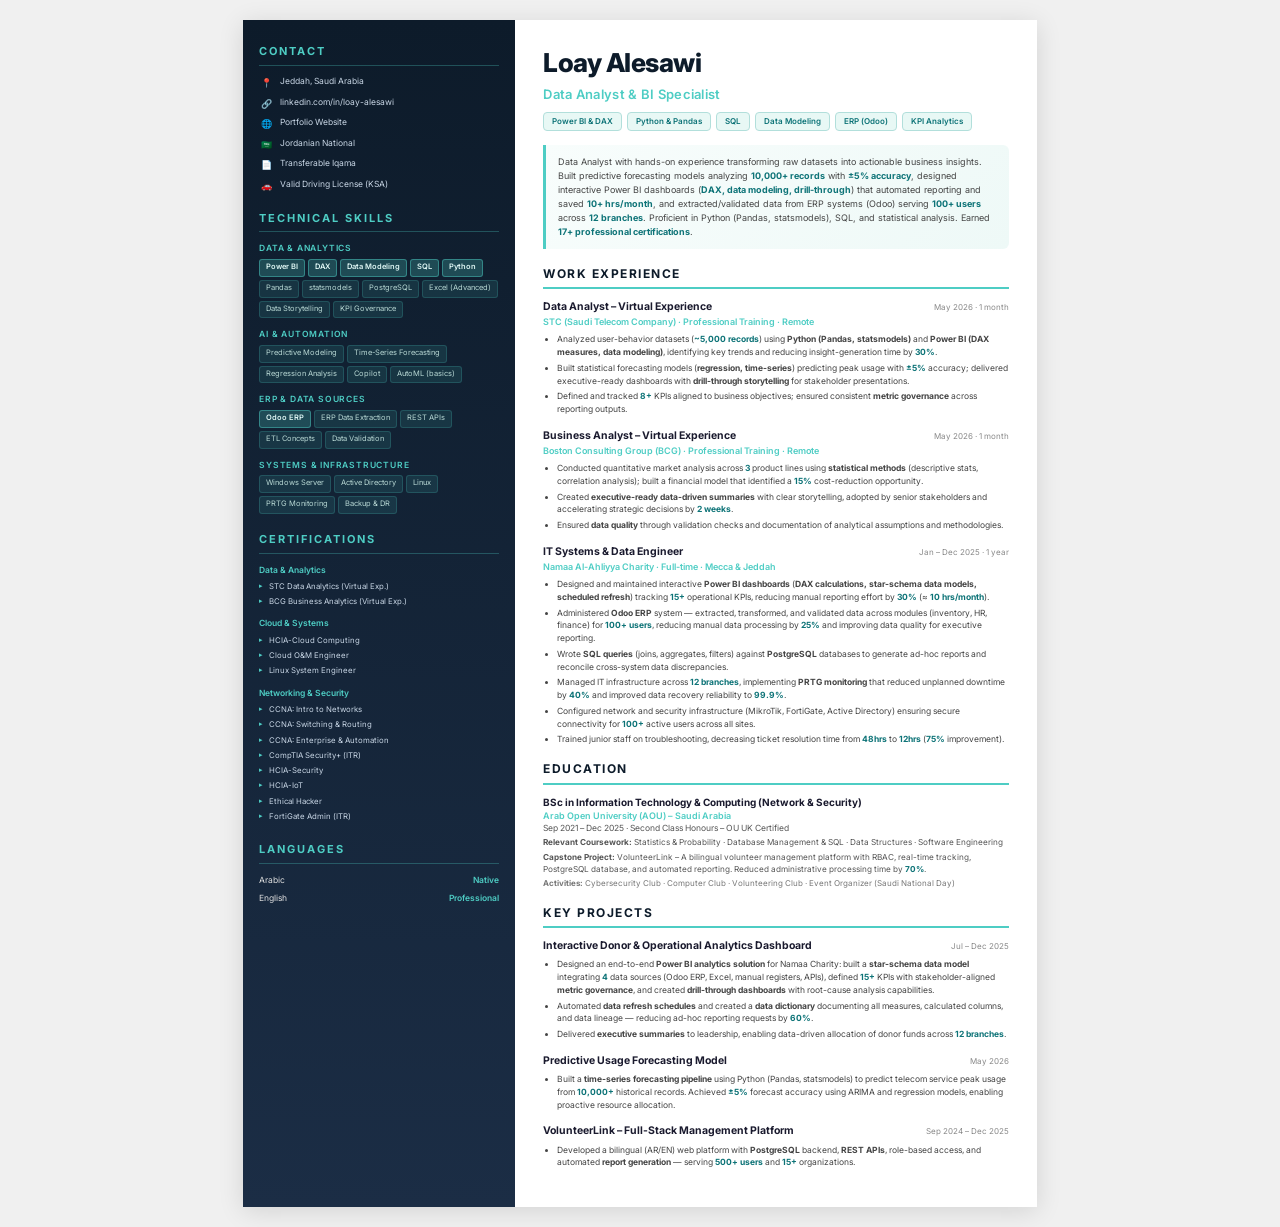
<file: cv-data-analyst.html>
<!DOCTYPE html>
<html lang="en" dir="ltr">
<head>
  <meta charset="UTF-8">
  <meta name="viewport" content="width=device-width, initial-scale=1.0">
  <title>Loay Alesawi – Data Analyst CV</title>
  <link href="https://fonts.googleapis.com/css2?family=Inter:wght@400;500;600;700;800&display=swap" rel="stylesheet">
  <style>
    * { margin: 0; padding: 0; box-sizing: border-box; }

    @page {
      size: A4;
      margin: 0;
    }

    body {
      font-family: 'Inter', 'Segoe UI', sans-serif;
      color: #1a1a2e;
      background: #f0f0f0;
      line-height: 1.45;
      font-size: 10px;
      -webkit-print-color-adjust: exact;
      print-color-adjust: exact;
    }

    .page {
      width: 210mm;
      min-height: 297mm;
      margin: 20px auto;
      background: #fff;
      box-shadow: 0 4px 24px rgba(0,0,0,0.12);
      display: flex;
      overflow: hidden;
    }

    @media print {
      body { background: #fff; }
      .page {
        margin: 0;
        box-shadow: none;
        page-break-after: always;
      }
    }

    /* ── Sidebar ── */
    .sidebar {
      width: 72mm;
      background: linear-gradient(180deg, #0d1b2a 0%, #1b2d45 100%);
      color: #e0e0e0;
      padding: 24px 16px;
      flex-shrink: 0;
    }

    .sidebar h2 {
      font-size: 11px;
      font-weight: 700;
      text-transform: uppercase;
      letter-spacing: 2px;
      color: #4ecdc4;
      margin-bottom: 10px;
      padding-bottom: 5px;
      border-bottom: 1.5px solid rgba(78, 205, 196, 0.3);
    }

    .sidebar-section { margin-bottom: 18px; }

    /* Contact */
    .contact-item {
      display: flex;
      align-items: flex-start;
      margin-bottom: 7px;
      font-size: 8.5px;
      color: #c8d6e5;
      line-height: 1.4;
    }

    .contact-item .icon {
      width: 14px;
      min-width: 14px;
      margin-right: 7px;
      text-align: center;
      color: #4ecdc4;
      font-size: 9px;
      margin-top: 1px;
    }

    .contact-item a {
      color: #c8d6e5;
      text-decoration: none;
    }

    /* Skills */
    .skill-category {
      margin-bottom: 10px;
    }

    .skill-category h3 {
      font-size: 8.5px;
      font-weight: 600;
      color: #4ecdc4;
      margin-bottom: 4px;
      text-transform: uppercase;
      letter-spacing: 0.8px;
    }

    .skill-tags {
      display: flex;
      flex-wrap: wrap;
      gap: 3px;
    }

    .skill-tag {
      background: rgba(78, 205, 196, 0.12);
      color: #b8d8d4;
      font-size: 7.5px;
      padding: 2.5px 6px;
      border-radius: 3px;
      border: 0.5px solid rgba(78, 205, 196, 0.2);
    }

    .skill-tag.highlight {
      background: rgba(78, 205, 196, 0.25);
      color: #e0f7f5;
      border: 0.5px solid rgba(78, 205, 196, 0.45);
      font-weight: 600;
    }

    /* Certifications */
    .cert-group { margin-bottom: 8px; }

    .cert-group h3 {
      font-size: 8.5px;
      font-weight: 600;
      color: #4ecdc4;
      margin-bottom: 3px;
    }

    .cert-item {
      font-size: 7.8px;
      color: #c8d6e5;
      padding: 2px 0;
      padding-left: 10px;
      position: relative;
    }

    .cert-item::before {
      content: '▸';
      position: absolute;
      left: 0;
      color: #4ecdc4;
      font-size: 7px;
    }

    /* Languages */
    .lang-item {
      display: flex;
      justify-content: space-between;
      font-size: 8.5px;
      margin-bottom: 5px;
    }

    .lang-level {
      color: #4ecdc4;
      font-weight: 600;
    }

    /* ── Main Content ── */
    .main {
      flex: 1;
      padding: 24px 28px;
    }

    .header {
      margin-bottom: 14px;
    }

    .header h1 {
      font-size: 26px;
      font-weight: 800;
      color: #0d1b2a;
      letter-spacing: -0.5px;
    }

    .header .title {
      font-size: 13px;
      font-weight: 600;
      color: #4ecdc4;
      margin-top: 3px;
      letter-spacing: 0.3px;
    }

    .header .tags {
      margin-top: 8px;
      display: flex;
      flex-wrap: wrap;
      gap: 5px;
    }

    .header .tag {
      background: #e8f8f5;
      color: #0d7377;
      font-size: 8px;
      font-weight: 600;
      padding: 3px 8px;
      border-radius: 4px;
      border: 1px solid #b2dfdb;
    }

    /* Summary */
    .summary {
      font-size: 9px;
      color: #444;
      line-height: 1.55;
      margin-bottom: 16px;
      padding: 10px 12px;
      background: linear-gradient(135deg, #f8fdfc 0%, #eef9f7 100%);
      border-left: 3px solid #4ecdc4;
      border-radius: 0 6px 6px 0;
    }

    .summary strong {
      color: #0d7377;
    }

    /* Sections */
    .section {
      margin-bottom: 14px;
    }

    .section-title {
      font-size: 12px;
      font-weight: 700;
      color: #0d1b2a;
      text-transform: uppercase;
      letter-spacing: 1.5px;
      padding-bottom: 5px;
      border-bottom: 2px solid #4ecdc4;
      margin-bottom: 10px;
    }

    /* Experience */
    .exp-item {
      margin-bottom: 12px;
    }

    .exp-header {
      display: flex;
      justify-content: space-between;
      align-items: baseline;
    }

    .exp-role {
      font-size: 10.5px;
      font-weight: 700;
      color: #1a1a2e;
    }

    .exp-date {
      font-size: 8px;
      color: #888;
      white-space: nowrap;
    }

    .exp-company {
      font-size: 9px;
      color: #4ecdc4;
      font-weight: 600;
      margin-top: 1px;
    }

    .exp-bullets {
      margin-top: 5px;
      padding-left: 14px;
    }

    .exp-bullets li {
      font-size: 8.5px;
      color: #444;
      margin-bottom: 3px;
      line-height: 1.5;
    }

    .metric {
      font-weight: 700;
      color: #0d7377;
    }

    /* Education */
    .edu-item {
      margin-bottom: 10px;
    }

    .edu-degree {
      font-size: 10px;
      font-weight: 700;
      color: #1a1a2e;
    }

    .edu-school {
      font-size: 9px;
      color: #4ecdc4;
      font-weight: 600;
    }

    .edu-detail {
      font-size: 8.5px;
      color: #555;
    }
  </style>
</head>
<body>

<!-- ════════════ PAGE 1 ════════════ -->
<div class="page">

  <!-- Sidebar -->
  <aside class="sidebar">

    <div class="sidebar-section">
      <h2>Contact</h2>
      <div class="contact-item"><span class="icon">📍</span> Jeddah, Saudi Arabia</div>
      <div class="contact-item"><span class="icon">🔗</span> <a href="https://www.linkedin.com/in/loay-alesawi">linkedin.com/in/loay-alesawi</a></div>
      <div class="contact-item"><span class="icon">🌐</span> <a href="#">Portfolio Website</a></div>
      <div class="contact-item"><span class="icon">🇸🇦</span> Jordanian National</div>
      <div class="contact-item"><span class="icon">📄</span> Transferable Iqama</div>
      <div class="contact-item"><span class="icon">🚗</span> Valid Driving License (KSA)</div>
    </div>

    <div class="sidebar-section">
      <h2>Technical Skills</h2>

      <div class="skill-category">
        <h3>Data & Analytics</h3>
        <div class="skill-tags">
          <span class="skill-tag highlight">Power BI</span>
          <span class="skill-tag highlight">DAX</span>
          <span class="skill-tag highlight">Data Modeling</span>
          <span class="skill-tag highlight">SQL</span>
          <span class="skill-tag highlight">Python</span>
          <span class="skill-tag">Pandas</span>
          <span class="skill-tag">statsmodels</span>
          <span class="skill-tag">PostgreSQL</span>
          <span class="skill-tag">Excel (Advanced)</span>
          <span class="skill-tag">Data Storytelling</span>
          <span class="skill-tag">KPI Governance</span>
        </div>
      </div>

      <div class="skill-category">
        <h3>AI & Automation</h3>
        <div class="skill-tags">
          <span class="skill-tag">Predictive Modeling</span>
          <span class="skill-tag">Time-Series Forecasting</span>
          <span class="skill-tag">Regression Analysis</span>
          <span class="skill-tag">Copilot</span>
          <span class="skill-tag">AutoML (basics)</span>
        </div>
      </div>

      <div class="skill-category">
        <h3>ERP & Data Sources</h3>
        <div class="skill-tags">
          <span class="skill-tag highlight">Odoo ERP</span>
          <span class="skill-tag">ERP Data Extraction</span>
          <span class="skill-tag">REST APIs</span>
          <span class="skill-tag">ETL Concepts</span>
          <span class="skill-tag">Data Validation</span>
        </div>
      </div>

      <div class="skill-category">
        <h3>Systems & Infrastructure</h3>
        <div class="skill-tags">
          <span class="skill-tag">Windows Server</span>
          <span class="skill-tag">Active Directory</span>
          <span class="skill-tag">Linux</span>
          <span class="skill-tag">PRTG Monitoring</span>
          <span class="skill-tag">Backup & DR</span>
        </div>
      </div>
    </div>

    <div class="sidebar-section">
      <h2>Certifications</h2>

      <div class="cert-group">
        <h3>Data & Analytics</h3>
        <div class="cert-item">STC Data Analytics (Virtual Exp.)</div>
        <div class="cert-item">BCG Business Analytics (Virtual Exp.)</div>
      </div>

      <div class="cert-group">
        <h3>Cloud & Systems</h3>
        <div class="cert-item">HCIA-Cloud Computing</div>
        <div class="cert-item">Cloud O&M Engineer</div>
        <div class="cert-item">Linux System Engineer</div>
      </div>

      <div class="cert-group">
        <h3>Networking & Security</h3>
        <div class="cert-item">CCNA: Intro to Networks</div>
        <div class="cert-item">CCNA: Switching & Routing</div>
        <div class="cert-item">CCNA: Enterprise & Automation</div>
        <div class="cert-item">CompTIA Security+ (ITR)</div>
        <div class="cert-item">HCIA-Security</div>
        <div class="cert-item">HCIA-IoT</div>
        <div class="cert-item">Ethical Hacker</div>
        <div class="cert-item">FortiGate Admin (ITR)</div>
      </div>
    </div>

    <div class="sidebar-section">
      <h2>Languages</h2>
      <div class="lang-item">
        <span>Arabic</span>
        <span class="lang-level">Native</span>
      </div>
      <div class="lang-item">
        <span>English</span>
        <span class="lang-level">Professional</span>
      </div>
    </div>

  </aside>

  <!-- Main -->
  <main class="main">

    <div class="header">
      <h1>Loay Alesawi</h1>
      <div class="title">Data Analyst & BI Specialist</div>
      <div class="tags">
        <span class="tag">Power BI & DAX</span>
        <span class="tag">Python & Pandas</span>
        <span class="tag">SQL</span>
        <span class="tag">Data Modeling</span>
        <span class="tag">ERP (Odoo)</span>
        <span class="tag">KPI Analytics</span>
      </div>
    </div>

    <div class="summary">
      Data Analyst with hands-on experience transforming raw datasets into actionable business insights.
      Built predictive forecasting models analyzing <strong>10,000+ records</strong> with <strong>±5% accuracy</strong>, designed
      interactive Power BI dashboards (<strong>DAX, data modeling, drill-through</strong>) that automated reporting
      and saved <strong>10+ hrs/month</strong>, and extracted/validated data from ERP systems (Odoo) serving
      <strong>100+ users</strong> across <strong>12 branches</strong>. Proficient in Python (Pandas, statsmodels), SQL, and
      statistical analysis. Earned <strong>17+ professional certifications</strong>.
    </div>

    <!-- WORK EXPERIENCE -->
    <div class="section">
      <h2 class="section-title">Work Experience</h2>

      <!-- STC – Data Analyst -->
      <div class="exp-item">
        <div class="exp-header">
          <span class="exp-role">Data Analyst – Virtual Experience</span>
          <span class="exp-date">May 2026 · 1 month</span>
        </div>
        <div class="exp-company">STC (Saudi Telecom Company) · Professional Training · Remote</div>
        <ul class="exp-bullets">
          <li>Analyzed user-behavior datasets (<span class="metric">~5,000 records</span>) using <strong>Python (Pandas, statsmodels)</strong> and <strong>Power BI (DAX measures, data modeling)</strong>, identifying key trends and reducing insight-generation time by <span class="metric">30%</span>.</li>
          <li>Built statistical forecasting models (<strong>regression, time-series</strong>) predicting peak usage with <span class="metric">±5%</span> accuracy; delivered executive-ready dashboards with <strong>drill-through storytelling</strong> for stakeholder presentations.</li>
          <li>Defined and tracked <span class="metric">8+</span> KPIs aligned to business objectives; ensured consistent <strong>metric governance</strong> across reporting outputs.</li>
        </ul>
      </div>

      <!-- BCG – Business Analyst -->
      <div class="exp-item">
        <div class="exp-header">
          <span class="exp-role">Business Analyst – Virtual Experience</span>
          <span class="exp-date">May 2026 · 1 month</span>
        </div>
        <div class="exp-company">Boston Consulting Group (BCG) · Professional Training · Remote</div>
        <ul class="exp-bullets">
          <li>Conducted quantitative market analysis across <span class="metric">3</span> product lines using <strong>statistical methods</strong> (descriptive stats, correlation analysis); built a financial model that identified a <span class="metric">15%</span> cost-reduction opportunity.</li>
          <li>Created <strong>executive-ready data-driven summaries</strong> with clear storytelling, adopted by senior stakeholders and accelerating strategic decisions by <span class="metric">2 weeks</span>.</li>
          <li>Ensured <strong>data quality</strong> through validation checks and documentation of analytical assumptions and methodologies.</li>
        </ul>
      </div>

      <!-- Namaa – IT Systems (Data-focused rewrite) -->
      <div class="exp-item">
        <div class="exp-header">
          <span class="exp-role">IT Systems & Data Engineer</span>
          <span class="exp-date">Jan – Dec 2025 · 1 year</span>
        </div>
        <div class="exp-company">Namaa Al-Ahliyya Charity · Full-time · Mecca & Jeddah</div>
        <ul class="exp-bullets">
          <li>Designed and maintained interactive <strong>Power BI dashboards</strong> (<strong>DAX calculations, star-schema data models, scheduled refresh</strong>) tracking <span class="metric">15+</span> operational KPIs, reducing manual reporting effort by <span class="metric">30%</span> (≈ <span class="metric">10 hrs/month</span>).</li>
          <li>Administered <strong>Odoo ERP</strong> system — extracted, transformed, and validated data across modules (inventory, HR, finance) for <span class="metric">100+ users</span>, reducing manual data processing by <span class="metric">25%</span> and improving data quality for executive reporting.</li>
          <li>Wrote <strong>SQL queries</strong> (joins, aggregates, filters) against <strong>PostgreSQL</strong> databases to generate ad-hoc reports and reconcile cross-system data discrepancies.</li>
          <li>Managed IT infrastructure across <span class="metric">12 branches</span>, implementing <strong>PRTG monitoring</strong> that reduced unplanned downtime by <span class="metric">40%</span> and improved data recovery reliability to <span class="metric">99.9%</span>.</li>
          <li>Configured network and security infrastructure (MikroTik, FortiGate, Active Directory) ensuring secure connectivity for <span class="metric">100+</span> active users across all sites.</li>
          <li>Trained junior staff on troubleshooting, decreasing ticket resolution time from <span class="metric">48hrs</span> to <span class="metric">12hrs</span> (<span class="metric">75%</span> improvement).</li>
        </ul>
      </div>

    </div>

    <!-- EDUCATION -->
    <div class="section">
      <h2 class="section-title">Education</h2>
      <div class="edu-item">
        <div class="edu-degree">BSc in Information Technology & Computing (Network & Security)</div>
        <div class="edu-school">Arab Open University (AOU) – Saudi Arabia</div>
        <div class="edu-detail">Sep 2021 – Dec 2025 · Second Class Honours – OU UK Certified</div>
        <div class="edu-detail" style="margin-top:3px; font-size:8.2px; color:#555;">
          <strong>Relevant Coursework:</strong> Statistics & Probability · Database Management & SQL · Data Structures · Software Engineering
        </div>
        <div class="edu-detail" style="margin-top:3px; font-size:8.2px; color:#555;">
          <strong>Capstone Project:</strong> VolunteerLink – A bilingual volunteer management platform with RBAC, real-time tracking, PostgreSQL database, and automated reporting. Reduced administrative processing time by <span class="metric">70%</span>.
        </div>
        <div class="edu-detail" style="margin-top:2px; font-size:8px; color:#777;">
          <strong>Activities:</strong> Cybersecurity Club · Computer Club · Volunteering Club · Event Organizer (Saudi National Day)
        </div>
      </div>
    </div>

    <!-- PROJECTS -->
    <div class="section">
      <h2 class="section-title">Key Projects</h2>

      <div class="exp-item">
        <div class="exp-header">
          <span class="exp-role">Interactive Donor & Operational Analytics Dashboard</span>
          <span class="exp-date">Jul – Dec 2025</span>
        </div>
        <ul class="exp-bullets">
          <li>Designed an end-to-end <strong>Power BI analytics solution</strong> for Namaa Charity: built a <strong>star-schema data model</strong> integrating <span class="metric">4</span> data sources (Odoo ERP, Excel, manual registers, APIs), defined <span class="metric">15+</span> KPIs with stakeholder-aligned <strong>metric governance</strong>, and created <strong>drill-through dashboards</strong> with root-cause analysis capabilities.</li>
          <li>Automated <strong>data refresh schedules</strong> and created a <strong>data dictionary</strong> documenting all measures, calculated columns, and data lineage — reducing ad-hoc reporting requests by <span class="metric">60%</span>.</li>
          <li>Delivered <strong>executive summaries</strong> to leadership, enabling data-driven allocation of donor funds across <span class="metric">12 branches</span>.</li>
        </ul>
      </div>

      <div class="exp-item">
        <div class="exp-header">
          <span class="exp-role">Predictive Usage Forecasting Model</span>
          <span class="exp-date">May 2026</span>
        </div>
        <ul class="exp-bullets">
          <li>Built a <strong>time-series forecasting pipeline</strong> using Python (Pandas, statsmodels) to predict telecom service peak usage from <span class="metric">10,000+</span> historical records. Achieved <span class="metric">±5%</span> forecast accuracy using ARIMA and regression models, enabling proactive resource allocation.</li>
        </ul>
      </div>

      <div class="exp-item">
        <div class="exp-header">
          <span class="exp-role">VolunteerLink – Full-Stack Management Platform</span>
          <span class="exp-date">Sep 2024 – Dec 2025</span>
        </div>
        <ul class="exp-bullets">
          <li>Developed a bilingual (AR/EN) web platform with <strong>PostgreSQL</strong> backend, <strong>REST APIs</strong>, role-based access, and automated <strong>report generation</strong> — serving <span class="metric">500+ users</span> and <span class="metric">15+</span> organizations.</li>
        </ul>
      </div>

    </div>

  </main>
</div>

</body>
</html>
</file>
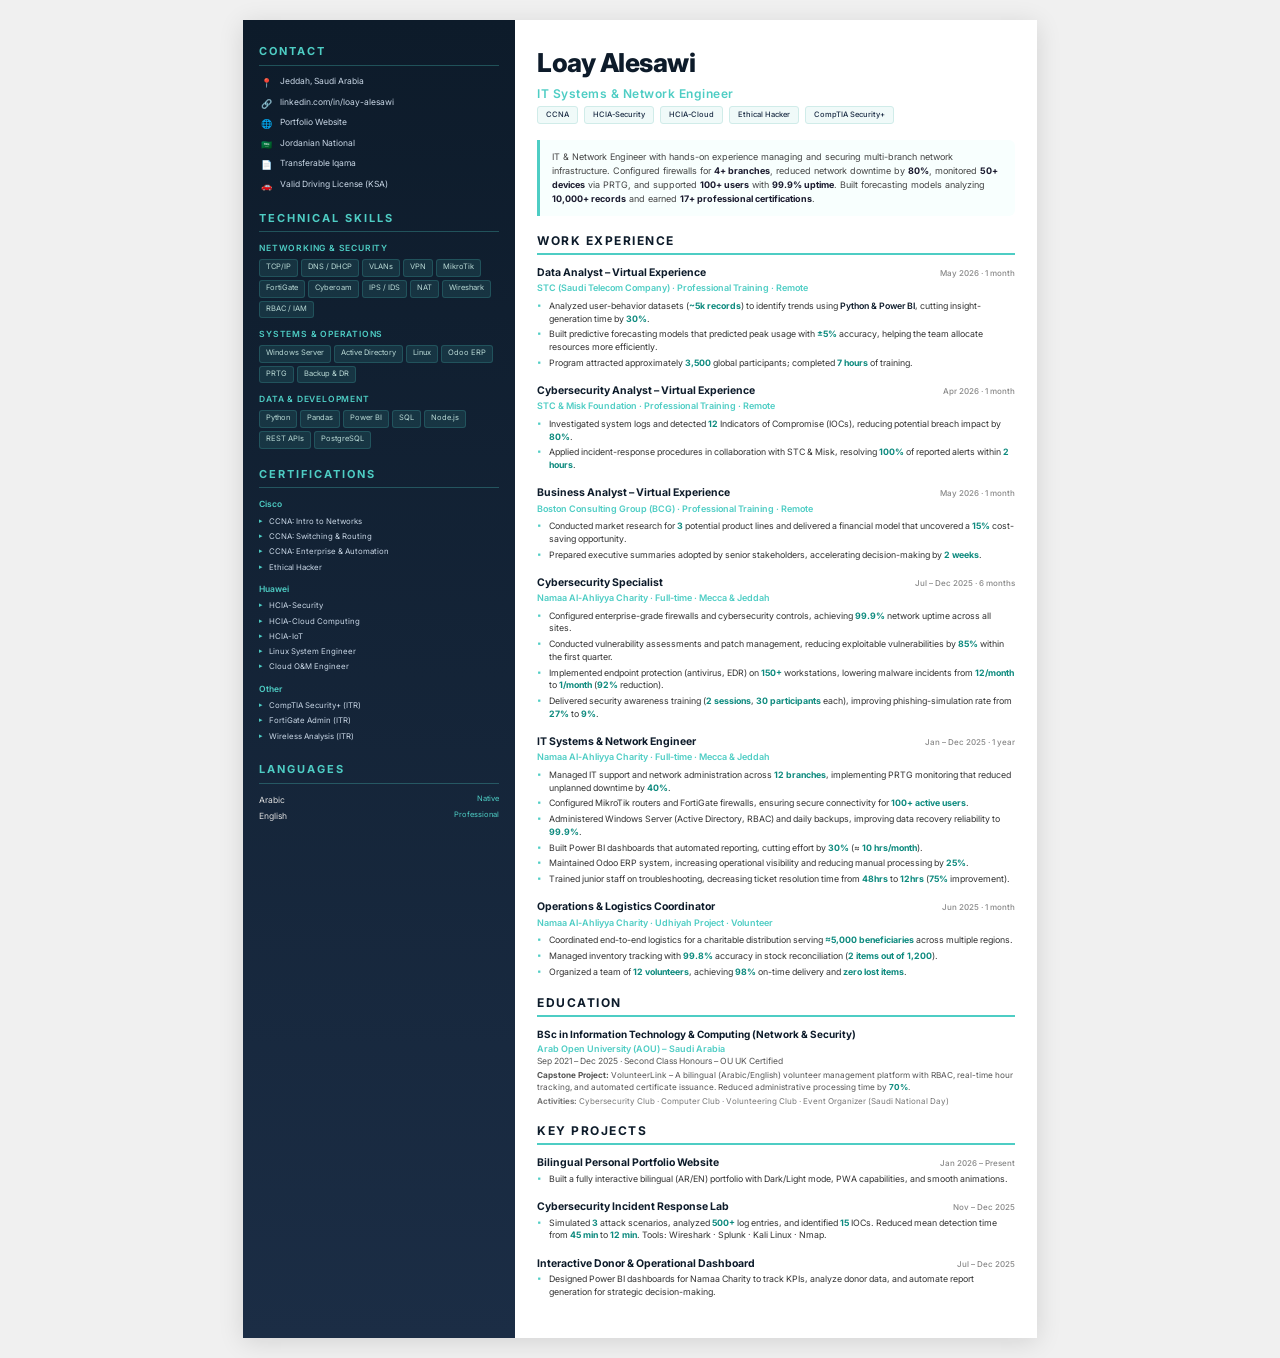
<file: cv.html>
<!DOCTYPE html>
<html lang="en" dir="ltr">
<head>
  <meta charset="UTF-8">
  <meta name="viewport" content="width=device-width, initial-scale=1.0">
  <title>Loay Alesawi – CV</title>
  <link href="https://fonts.googleapis.com/css2?family=Inter:wght@400;500;600;700;800&display=swap" rel="stylesheet">
  <style>
    * { margin: 0; padding: 0; box-sizing: border-box; }

    @page {
      size: A4;
      margin: 0;
    }

    body {
      font-family: 'Inter', 'Segoe UI', sans-serif;
      color: #1a1a2e;
      background: #f0f0f0;
      line-height: 1.45;
      font-size: 10px;
      -webkit-print-color-adjust: exact;
      print-color-adjust: exact;
    }

    .page {
      width: 210mm;
      min-height: 297mm;
      margin: 20px auto;
      background: #fff;
      box-shadow: 0 4px 24px rgba(0,0,0,0.12);
      display: flex;
      overflow: hidden;
    }

    @media print {
      body { background: #fff; }
      .page {
        margin: 0;
        box-shadow: none;
        page-break-after: always;
      }
    }

    /* ── Sidebar ── */
    .sidebar {
      width: 72mm;
      background: linear-gradient(180deg, #0d1b2a 0%, #1b2d45 100%);
      color: #e0e0e0;
      padding: 24px 16px;
      flex-shrink: 0;
    }

    .sidebar h2 {
      font-size: 11px;
      font-weight: 700;
      text-transform: uppercase;
      letter-spacing: 2px;
      color: #4ecdc4;
      margin-bottom: 10px;
      padding-bottom: 5px;
      border-bottom: 1.5px solid rgba(78, 205, 196, 0.3);
    }

    .sidebar-section { margin-bottom: 18px; }

    /* Contact */
    .contact-item {
      display: flex;
      align-items: flex-start;
      margin-bottom: 7px;
      font-size: 8.5px;
      color: #c8d6e5;
      line-height: 1.4;
    }

    .contact-item .icon {
      width: 14px;
      min-width: 14px;
      margin-right: 7px;
      text-align: center;
      color: #4ecdc4;
      font-size: 9px;
      margin-top: 1px;
    }

    .contact-item a {
      color: #c8d6e5;
      text-decoration: none;
    }

    /* Skills */
    .skill-category {
      margin-bottom: 10px;
    }

    .skill-category h3 {
      font-size: 8.5px;
      font-weight: 600;
      color: #4ecdc4;
      margin-bottom: 4px;
      text-transform: uppercase;
      letter-spacing: 0.8px;
    }

    .skill-tags {
      display: flex;
      flex-wrap: wrap;
      gap: 3px;
    }

    .skill-tag {
      background: rgba(78, 205, 196, 0.12);
      color: #b8d8d4;
      font-size: 7.5px;
      padding: 2.5px 6px;
      border-radius: 3px;
      border: 0.5px solid rgba(78, 205, 196, 0.2);
    }

    /* Certifications */
    .cert-group { margin-bottom: 8px; }

    .cert-group h3 {
      font-size: 8.5px;
      font-weight: 600;
      color: #4ecdc4;
      margin-bottom: 3px;
    }

    .cert-item {
      font-size: 7.8px;
      color: #c8d6e5;
      padding: 2px 0;
      padding-left: 10px;
      position: relative;
    }

    .cert-item::before {
      content: '▸';
      position: absolute;
      left: 0;
      color: #4ecdc4;
      font-size: 7px;
    }

    /* Languages */
    .lang-item {
      display: flex;
      justify-content: space-between;
      font-size: 8.5px;
      margin-bottom: 4px;
    }

    .lang-level {
      color: #4ecdc4;
      font-size: 7.5px;
    }

    /* ── Main Content ── */
    .main {
      flex: 1;
      padding: 24px 22px;
    }

    /* Header */
    .header { margin-bottom: 16px; }

    .header h1 {
      font-size: 26px;
      font-weight: 800;
      color: #0d1b2a;
      letter-spacing: -0.5px;
      margin-bottom: 3px;
    }

    .header .title {
      font-size: 12px;
      font-weight: 600;
      color: #4ecdc4;
      letter-spacing: 0.5px;
      margin-bottom: 4px;
    }

    .header .tags {
      display: flex;
      gap: 6px;
      flex-wrap: wrap;
    }

    .header .tag {
      background: #f0faf9;
      color: #1b2d45;
      font-size: 7.5px;
      padding: 2.5px 8px;
      border-radius: 3px;
      border: 0.5px solid #d0ece9;
      font-weight: 500;
    }

    /* Summary */
    .summary {
      font-size: 9px;
      color: #444;
      line-height: 1.55;
      margin-bottom: 16px;
      padding: 10px 12px;
      background: #f8fffe;
      border-left: 3px solid #4ecdc4;
      border-radius: 0 6px 6px 0;
    }

    .summary strong { color: #1a1a2e; }

    /* Section */
    .section { margin-bottom: 14px; }

    .section-title {
      font-size: 12px;
      font-weight: 700;
      color: #0d1b2a;
      text-transform: uppercase;
      letter-spacing: 1.5px;
      padding-bottom: 4px;
      border-bottom: 2px solid #4ecdc4;
      margin-bottom: 10px;
    }

    /* Experience Item */
    .exp-item { margin-bottom: 12px; }

    .exp-header {
      display: flex;
      justify-content: space-between;
      align-items: baseline;
      margin-bottom: 1px;
    }

    .exp-role {
      font-size: 10.5px;
      font-weight: 700;
      color: #0d1b2a;
    }

    .exp-date {
      font-size: 8px;
      color: #888;
      font-weight: 500;
      white-space: nowrap;
    }

    .exp-company {
      font-size: 9px;
      color: #4ecdc4;
      font-weight: 600;
      margin-bottom: 4px;
    }

    .exp-bullets {
      list-style: none;
      padding: 0;
    }

    .exp-bullets li {
      font-size: 8.8px;
      color: #333;
      padding: 1.5px 0;
      padding-left: 12px;
      position: relative;
      line-height: 1.45;
    }

    .exp-bullets li::before {
      content: '▪';
      position: absolute;
      left: 0;
      color: #4ecdc4;
      font-size: 8px;
    }

    .exp-bullets li strong {
      color: #0d1b2a;
      font-weight: 600;
    }

    .metric {
      color: #0d8a7e;
      font-weight: 700;
    }

    /* Education */
    .edu-item { margin-bottom: 8px; }

    .edu-degree {
      font-size: 10px;
      font-weight: 700;
      color: #0d1b2a;
    }

    .edu-school {
      font-size: 9px;
      color: #4ecdc4;
      font-weight: 600;
    }

    .edu-detail {
      font-size: 8.5px;
      color: #555;
    }

    /* Page 2 adjustments */
    .page-2 .main {
      padding-top: 24px;
    }
  </style>
</head>
<body>

<!-- ════════════ PAGE 1 ════════════ -->
<div class="page">

  <!-- Sidebar -->
  <aside class="sidebar">

    <div class="sidebar-section">
      <h2>Contact</h2>
      <div class="contact-item"><span class="icon">📍</span> Jeddah, Saudi Arabia</div>
      <div class="contact-item"><span class="icon">🔗</span> <a href="https://www.linkedin.com/in/loay-alesawi">linkedin.com/in/loay-alesawi</a></div>
      <div class="contact-item"><span class="icon">🌐</span> <a href="#">Portfolio Website</a></div>
      <div class="contact-item"><span class="icon">🇸🇦</span> Jordanian National</div>
      <div class="contact-item"><span class="icon">📄</span> Transferable Iqama</div>
      <div class="contact-item"><span class="icon">🚗</span> Valid Driving License (KSA)</div>
    </div>

    <div class="sidebar-section">
      <h2>Technical Skills</h2>

      <div class="skill-category">
        <h3>Networking & Security</h3>
        <div class="skill-tags">
          <span class="skill-tag">TCP/IP</span>
          <span class="skill-tag">DNS / DHCP</span>
          <span class="skill-tag">VLANs</span>
          <span class="skill-tag">VPN</span>
          <span class="skill-tag">MikroTik</span>
          <span class="skill-tag">FortiGate</span>
          <span class="skill-tag">Cyberoam</span>
          <span class="skill-tag">IPS / IDS</span>
          <span class="skill-tag">NAT</span>
          <span class="skill-tag">Wireshark</span>
          <span class="skill-tag">RBAC / IAM</span>
        </div>
      </div>

      <div class="skill-category">
        <h3>Systems & Operations</h3>
        <div class="skill-tags">
          <span class="skill-tag">Windows Server</span>
          <span class="skill-tag">Active Directory</span>
          <span class="skill-tag">Linux</span>
          <span class="skill-tag">Odoo ERP</span>
          <span class="skill-tag">PRTG</span>
          <span class="skill-tag">Backup & DR</span>
        </div>
      </div>

      <div class="skill-category">
        <h3>Data & Development</h3>
        <div class="skill-tags">
          <span class="skill-tag">Python</span>
          <span class="skill-tag">Pandas</span>
          <span class="skill-tag">Power BI</span>
          <span class="skill-tag">SQL</span>
          <span class="skill-tag">Node.js</span>
          <span class="skill-tag">REST APIs</span>
          <span class="skill-tag">PostgreSQL</span>
        </div>
      </div>
    </div>

    <div class="sidebar-section">
      <h2>Certifications</h2>

      <div class="cert-group">
        <h3>Cisco</h3>
        <div class="cert-item">CCNA: Intro to Networks</div>
        <div class="cert-item">CCNA: Switching & Routing</div>
        <div class="cert-item">CCNA: Enterprise & Automation</div>
        <div class="cert-item">Ethical Hacker</div>
      </div>

      <div class="cert-group">
        <h3>Huawei</h3>
        <div class="cert-item">HCIA-Security</div>
        <div class="cert-item">HCIA-Cloud Computing</div>
        <div class="cert-item">HCIA-IoT</div>
        <div class="cert-item">Linux System Engineer</div>
        <div class="cert-item">Cloud O&M Engineer</div>
      </div>

      <div class="cert-group">
        <h3>Other</h3>
        <div class="cert-item">CompTIA Security+ (ITR)</div>
        <div class="cert-item">FortiGate Admin (ITR)</div>
        <div class="cert-item">Wireless Analysis (ITR)</div>
      </div>
    </div>

    <div class="sidebar-section">
      <h2>Languages</h2>
      <div class="lang-item">
        <span>Arabic</span>
        <span class="lang-level">Native</span>
      </div>
      <div class="lang-item">
        <span>English</span>
        <span class="lang-level">Professional</span>
      </div>
    </div>

  </aside>

  <!-- Main -->
  <main class="main">

    <div class="header">
      <h1>Loay Alesawi</h1>
      <div class="title">IT Systems & Network Engineer</div>
      <div class="tags">
        <span class="tag">CCNA</span>
        <span class="tag">HCIA-Security</span>
        <span class="tag">HCIA-Cloud</span>
        <span class="tag">Ethical Hacker</span>
        <span class="tag">CompTIA Security+</span>
      </div>
    </div>

    <div class="summary">
      IT & Network Engineer with hands-on experience managing and securing multi-branch network infrastructure.
      Configured firewalls for <strong>4+ branches</strong>, reduced network downtime by <strong>80%</strong>,
      monitored <strong>50+ devices</strong> via PRTG, and supported <strong>100+ users</strong> with
      <strong>99.9% uptime</strong>. Built forecasting models analyzing <strong>10,000+ records</strong>
      and earned <strong>17+ professional certifications</strong>.
    </div>

    <!-- WORK EXPERIENCE -->
    <div class="section">
      <h2 class="section-title">Work Experience</h2>

      <!-- STC -->
      <div class="exp-item">
        <div class="exp-header">
          <span class="exp-role">Data Analyst – Virtual Experience</span>
          <span class="exp-date">May 2026 · 1 month</span>
        </div>
        <div class="exp-company">STC (Saudi Telecom Company) · Professional Training · Remote</div>
        <ul class="exp-bullets">
          <li>Analyzed user-behavior datasets (<span class="metric">~5k records</span>) to identify trends using <strong>Python & Power BI</strong>, cutting insight-generation time by <span class="metric">30%</span>.</li>
          <li>Built predictive forecasting models that predicted peak usage with <span class="metric">±5%</span> accuracy, helping the team allocate resources more efficiently.</li>
          <li>Program attracted approximately <span class="metric">3,500</span> global participants; completed <span class="metric">7 hours</span> of training.</li>
        </ul>
      </div>

      <div class="exp-item">
        <div class="exp-header">
          <span class="exp-role">Cybersecurity Analyst – Virtual Experience</span>
          <span class="exp-date">Apr 2026 · 1 month</span>
        </div>
        <div class="exp-company">STC & Misk Foundation · Professional Training · Remote</div>
        <ul class="exp-bullets">
          <li>Investigated system logs and detected <span class="metric">12</span> Indicators of Compromise (IOCs), reducing potential breach impact by <span class="metric">80%</span>.</li>
          <li>Applied incident-response procedures in collaboration with STC & Misk, resolving <span class="metric">100%</span> of reported alerts within <span class="metric">2 hours</span>.</li>
        </ul>
      </div>

      <!-- BCG -->
      <div class="exp-item">
        <div class="exp-header">
          <span class="exp-role">Business Analyst – Virtual Experience</span>
          <span class="exp-date">May 2026 · 1 month</span>
        </div>
        <div class="exp-company">Boston Consulting Group (BCG) · Professional Training · Remote</div>
        <ul class="exp-bullets">
          <li>Conducted market research for <span class="metric">3</span> potential product lines and delivered a financial model that uncovered a <span class="metric">15%</span> cost-saving opportunity.</li>
          <li>Prepared executive summaries adopted by senior stakeholders, accelerating decision-making by <span class="metric">2 weeks</span>.</li>
        </ul>
      </div>

      <!-- Namaa – Cybersecurity -->
      <div class="exp-item">
        <div class="exp-header">
          <span class="exp-role">Cybersecurity Specialist</span>
          <span class="exp-date">Jul – Dec 2025 · 6 months</span>
        </div>
        <div class="exp-company">Namaa Al-Ahliyya Charity · Full-time · Mecca & Jeddah</div>
        <ul class="exp-bullets">
          <li>Configured enterprise-grade firewalls and cybersecurity controls, achieving <span class="metric">99.9%</span> network uptime across all sites.</li>
          <li>Conducted vulnerability assessments and patch management, reducing exploitable vulnerabilities by <span class="metric">85%</span> within the first quarter.</li>
          <li>Implemented endpoint protection (antivirus, EDR) on <span class="metric">150+</span> workstations, lowering malware incidents from <span class="metric">12/month</span> to <span class="metric">1/month</span> (<span class="metric">92%</span> reduction).</li>
          <li>Delivered security awareness training (<span class="metric">2 sessions</span>, <span class="metric">30 participants</span> each), improving phishing-simulation rate from <span class="metric">27%</span> to <span class="metric">9%</span>.</li>
        </ul>
      </div>

      <!-- Namaa – IT -->
      <div class="exp-item">
        <div class="exp-header">
          <span class="exp-role">IT Systems & Network Engineer</span>
          <span class="exp-date">Jan – Dec 2025 · 1 year</span>
        </div>
        <div class="exp-company">Namaa Al-Ahliyya Charity · Full-time · Mecca & Jeddah</div>
        <ul class="exp-bullets">
          <li>Managed IT support and network administration across <span class="metric">12 branches</span>, implementing PRTG monitoring that reduced unplanned downtime by <span class="metric">40%</span>.</li>
          <li>Configured MikroTik routers and FortiGate firewalls, ensuring secure connectivity for <span class="metric">100+ active users</span>.</li>
          <li>Administered Windows Server (Active Directory, RBAC) and daily backups, improving data recovery reliability to <span class="metric">99.9%</span>.</li>
          <li>Built Power BI dashboards that automated reporting, cutting effort by <span class="metric">30%</span> (≈ <span class="metric">10 hrs/month</span>).</li>
          <li>Maintained Odoo ERP system, increasing operational visibility and reducing manual processing by <span class="metric">25%</span>.</li>
          <li>Trained junior staff on troubleshooting, decreasing ticket resolution time from <span class="metric">48hrs</span> to <span class="metric">12hrs</span> (<span class="metric">75%</span> improvement).</li>
        </ul>
      </div>

      <!-- Namaa – Operations -->
      <div class="exp-item">
        <div class="exp-header">
          <span class="exp-role">Operations & Logistics Coordinator</span>
          <span class="exp-date">Jun 2025 · 1 month</span>
        </div>
        <div class="exp-company">Namaa Al-Ahliyya Charity · Udhiyah Project · Volunteer</div>
        <ul class="exp-bullets">
          <li>Coordinated end-to-end logistics for a charitable distribution serving <span class="metric">≈5,000 beneficiaries</span> across multiple regions.</li>
          <li>Managed inventory tracking with <span class="metric">99.8%</span> accuracy in stock reconciliation (<span class="metric">2 items out of 1,200</span>).</li>
          <li>Organized a team of <span class="metric">12 volunteers</span>, achieving <span class="metric">98%</span> on-time delivery and <span class="metric">zero lost items</span>.</li>
        </ul>
      </div>

    </div>

    <!-- EDUCATION -->
    <div class="section">
      <h2 class="section-title">Education</h2>
      <div class="edu-item">
        <div class="edu-degree">BSc in Information Technology & Computing (Network & Security)</div>
        <div class="edu-school">Arab Open University (AOU) – Saudi Arabia</div>
        <div class="edu-detail">Sep 2021 – Dec 2025 · Second Class Honours – OU UK Certified</div>
        <div class="edu-detail" style="margin-top:3px; font-size:8.2px; color:#555;">
          <strong>Capstone Project:</strong> VolunteerLink – A bilingual (Arabic/English) volunteer management platform with RBAC, real-time hour tracking, and automated certificate issuance. Reduced administrative processing time by <span class="metric">70%</span>.
        </div>
        <div class="edu-detail" style="margin-top:2px; font-size:8px; color:#777;">
          <strong>Activities:</strong> Cybersecurity Club · Computer Club · Volunteering Club · Event Organizer (Saudi National Day)
        </div>
      </div>
    </div>

    <!-- PROJECTS -->
    <div class="section">
      <h2 class="section-title">Key Projects</h2>

      <div class="exp-item">
        <div class="exp-header">
          <span class="exp-role">Bilingual Personal Portfolio Website</span>
          <span class="exp-date">Jan 2026 – Present</span>
        </div>
        <ul class="exp-bullets">
          <li>Built a fully interactive bilingual (AR/EN) portfolio with Dark/Light mode, PWA capabilities, and smooth animations.</li>
        </ul>
      </div>

      <div class="exp-item">
        <div class="exp-header">
          <span class="exp-role">Cybersecurity Incident Response Lab</span>
          <span class="exp-date">Nov – Dec 2025</span>
        </div>
        <ul class="exp-bullets">
          <li>Simulated <span class="metric">3</span> attack scenarios, analyzed <span class="metric">500+</span> log entries, and identified <span class="metric">15</span> IOCs. Reduced mean detection time from <span class="metric">45 min</span> to <span class="metric">12 min</span>. Tools: Wireshark · Splunk · Kali Linux · Nmap.</li>
        </ul>
      </div>

      <div class="exp-item">
        <div class="exp-header">
          <span class="exp-role">Interactive Donor & Operational Dashboard</span>
          <span class="exp-date">Jul – Dec 2025</span>
        </div>
        <ul class="exp-bullets">
          <li>Designed Power BI dashboards for Namaa Charity to track KPIs, analyze donor data, and automate report generation for strategic decision-making.</li>
        </ul>
      </div>

    </div>

  </main>
</div>

</body>
</html>
</file>
